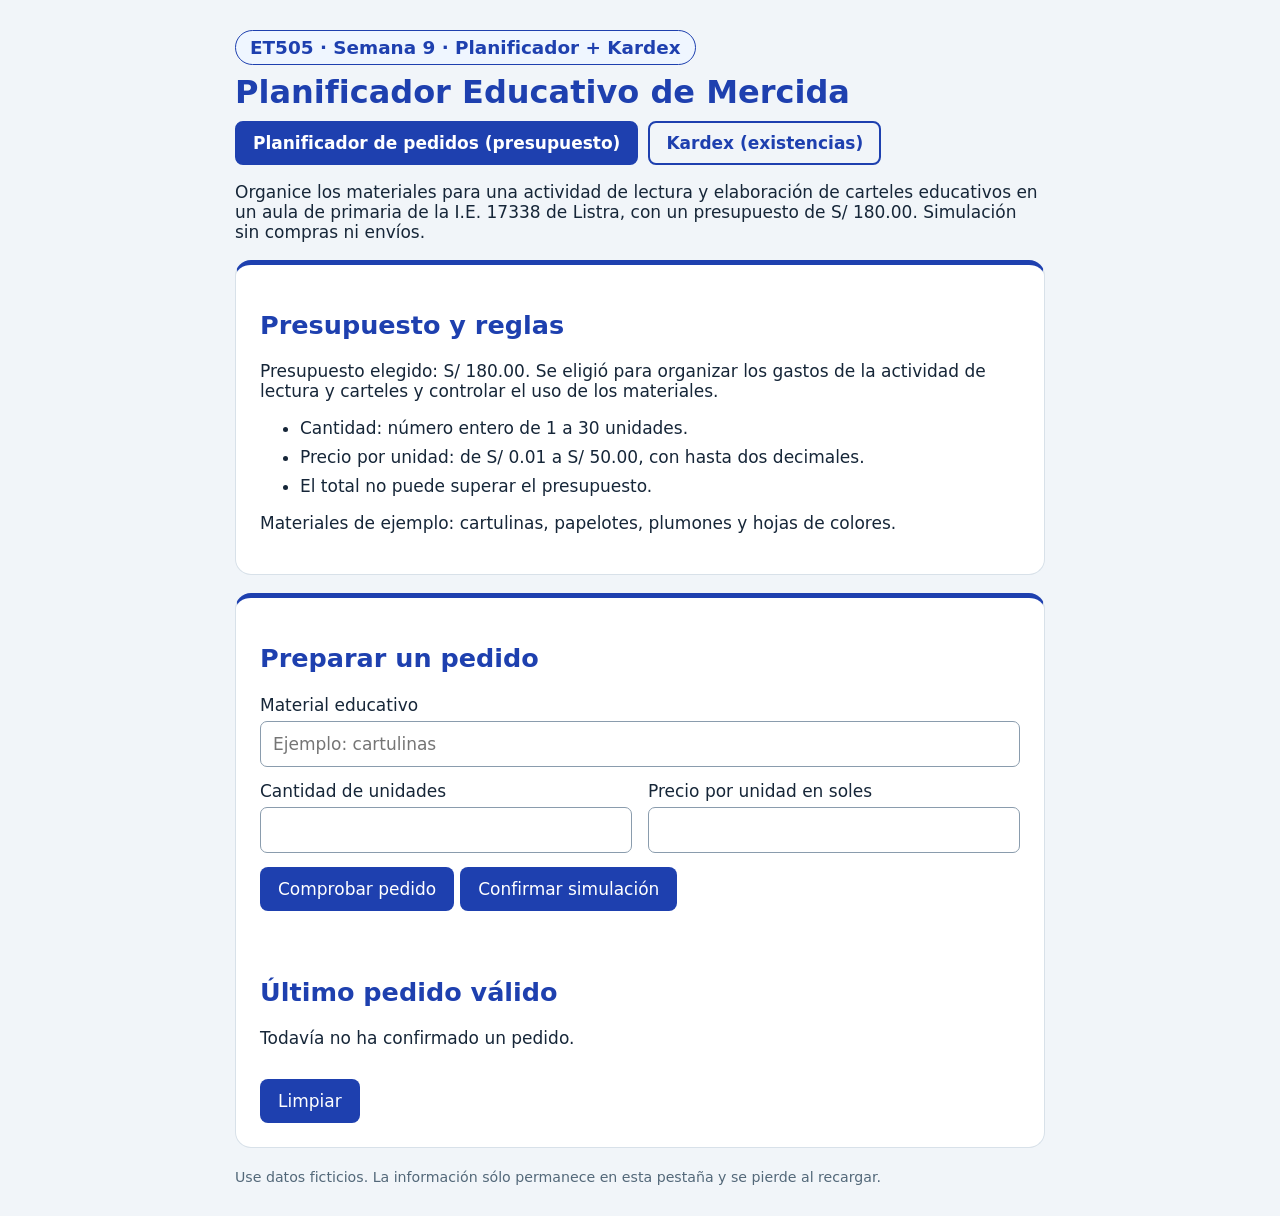
<file: index.html>
<!doctype html>
<html lang="es"><head><meta charset="utf-8"><meta name="viewport" content="width=device-width,initial-scale=1"><title>Planificador Educativo de Mercida</title>
<link rel="stylesheet" href="styles.css"><link rel="stylesheet" href="personalizacion.css"></head>
<body><main><small class="etiqueta" id="etiqueta">ET505 · Semana 9 · Planificador + Kardex</small><h1>Planificador Educativo de Mercida</h1><nav class="menu" aria-label="Módulos"><a href="index.html" aria-current="page">Planificador de pedidos (presupuesto)</a><a href="kardex.html">Kardex (existencias)</a></nav><p>Organice los materiales para una actividad de lectura y elaboración de carteles educativos en un aula de primaria de la I.E. 17338 de Listra, con un presupuesto de S/ 180.00. Simulación sin compras ni envíos.</p>
<section><h2>Presupuesto y reglas</h2><p>Presupuesto elegido: S/ 180.00. Se eligió para organizar los gastos de la actividad de lectura y carteles y controlar el uso de los materiales.</p><ul><li>Cantidad: número entero de 1 a 30 unidades.</li><li>Precio por unidad: de S/ 0.01 a S/ 50.00, con hasta dos decimales.</li><li>El total no puede superar el presupuesto.</li></ul><p>Materiales de ejemplo: cartulinas, papelotes, plumones y hojas de colores.</p></section>
<section><h2>Preparar un pedido</h2><form id="formulario" novalidate><label for="material">Material educativo</label><input id="material" maxlength="60" placeholder="Ejemplo: cartulinas" autocomplete="off"><div class="grid"><div><label for="cantidad">Cantidad de unidades</label><input id="cantidad" type="number" min="1" max="30" step="1"></div><div><label for="precio">Precio por unidad en soles</label><input id="precio" type="number" min="0.01" max="50" step="0.01"></div></div><button id="comprobar" type="button">Comprobar pedido</button><button type="submit">Confirmar simulación</button><p id="mensaje" role="status" aria-live="polite" aria-atomic="true" tabindex="-1"></p></form><h2>Último pedido válido</h2><p id="vacio">Todavía no ha confirmado un pedido.</p><div id="ficha" hidden></div><button id="limpiar" type="button">Limpiar</button></section><small>Use datos ficticios. La información sólo permanece en esta pestaña y se pierde al recargar.</small></main>
<script src="app.js"></script></body></html>
</file>
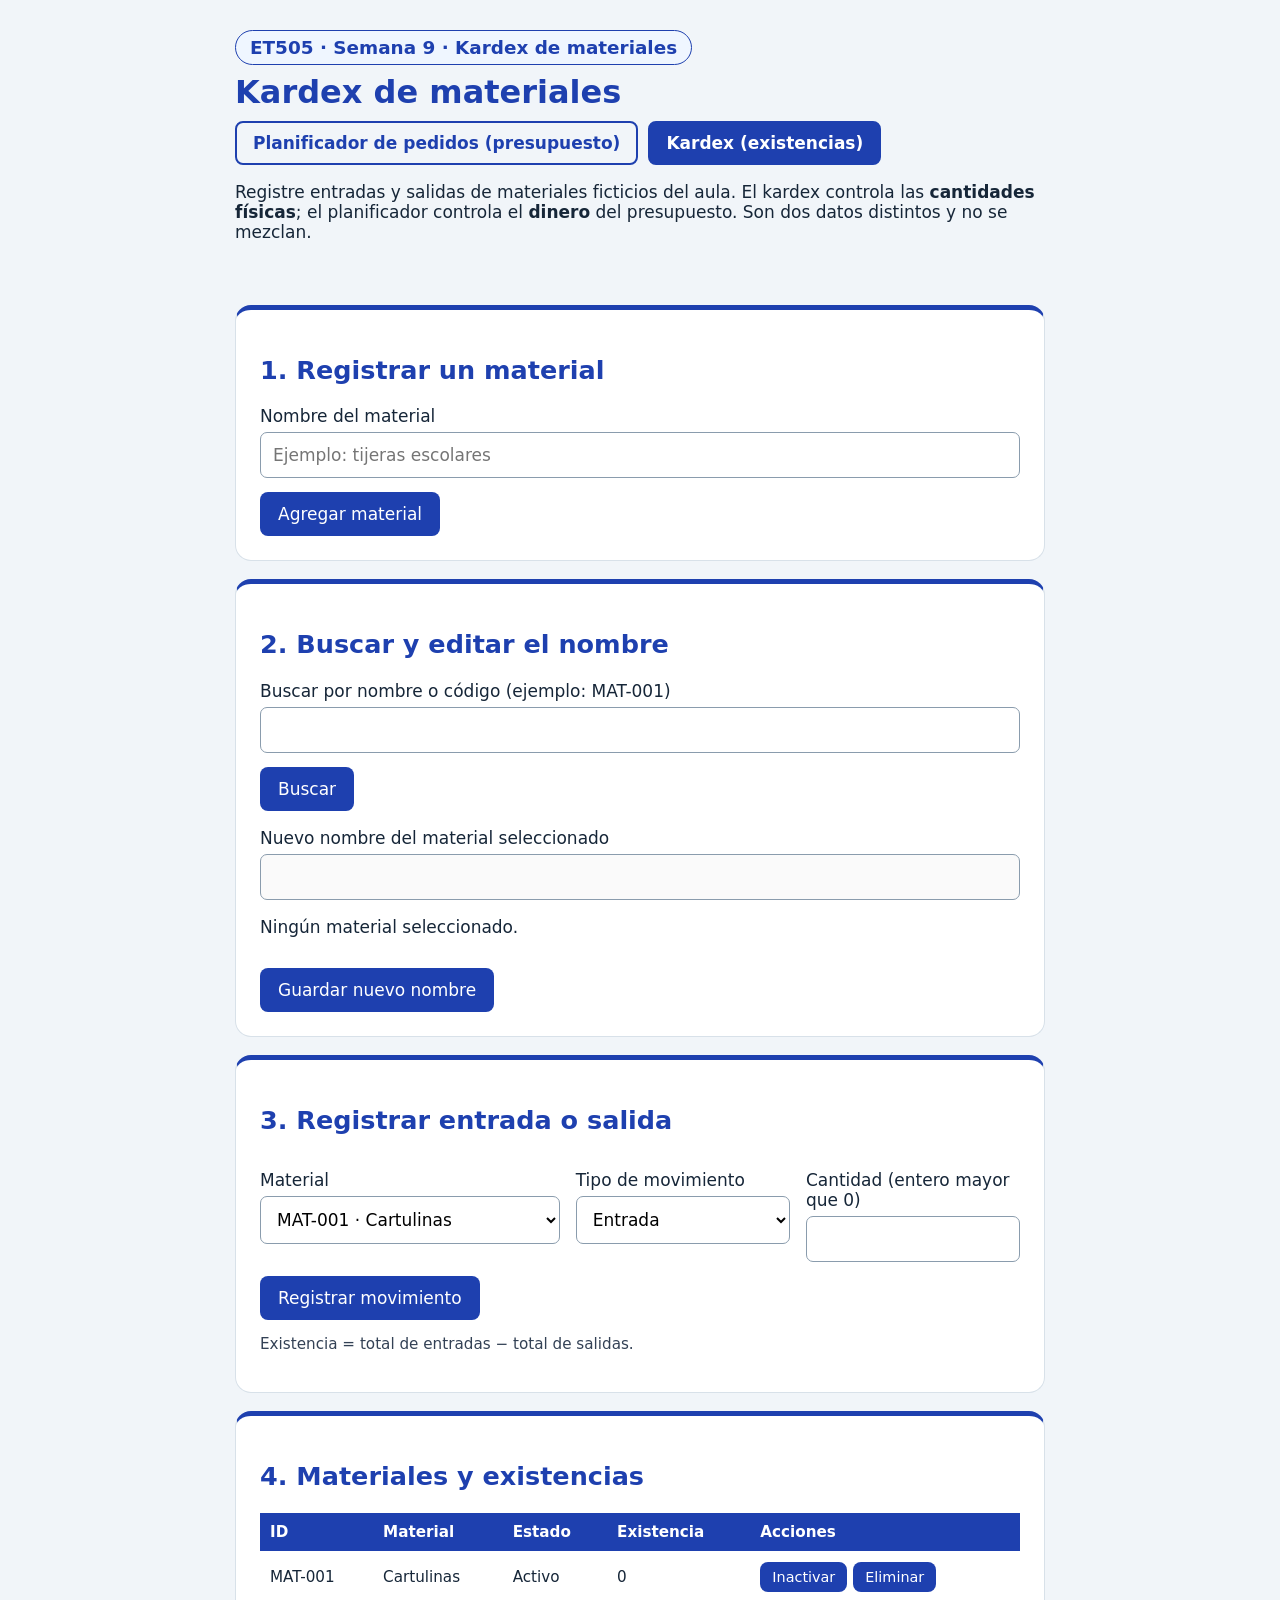
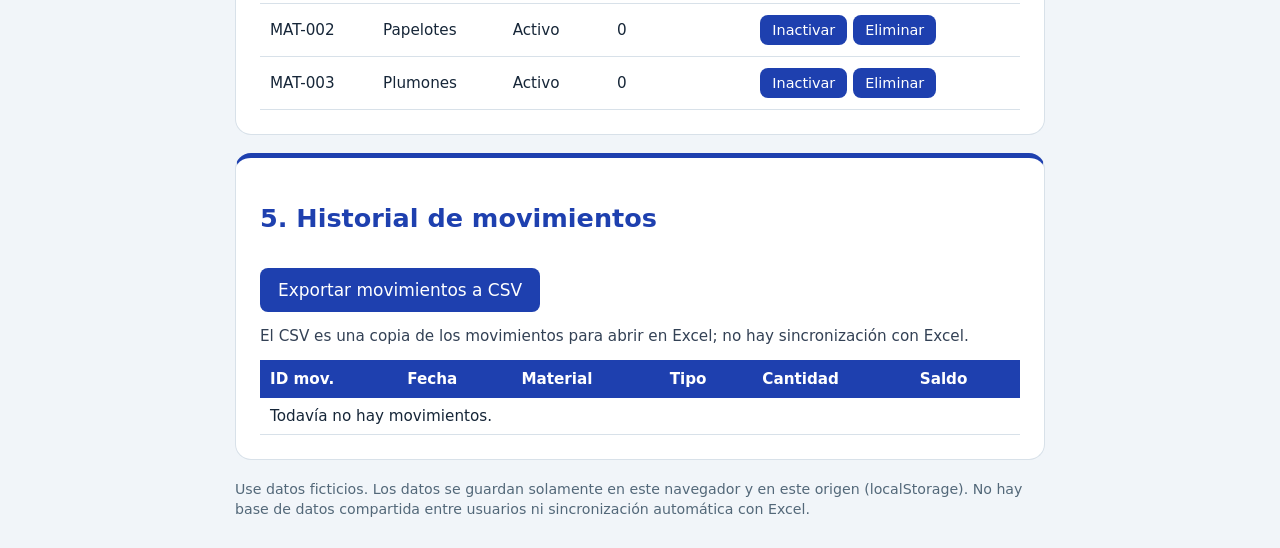
<file: kardex.html>
<!doctype html>
<html lang="es"><head><meta charset="utf-8"><meta name="viewport" content="width=device-width,initial-scale=1"><title>Kardex de materiales · Planificador Educativo de Mercida</title>
<link rel="stylesheet" href="styles.css"><link rel="stylesheet" href="personalizacion.css"></head>
<body><main>
<small class="etiqueta" id="etiqueta">ET505 · Semana 9 · Kardex de materiales</small>
<h1>Kardex de materiales</h1>
<nav class="menu" aria-label="Módulos"><a href="index.html">Planificador de pedidos (presupuesto)</a><a href="kardex.html" aria-current="page">Kardex (existencias)</a></nav>
<p>Registre entradas y salidas de materiales ficticios del aula. El kardex controla las <strong>cantidades físicas</strong>; el planificador controla el <strong>dinero</strong> del presupuesto. Son dos datos distintos y no se mezclan.</p>
<p id="mensaje" role="status" aria-live="polite" aria-atomic="true" tabindex="-1"></p>

<section><h2>1. Registrar un material</h2>
<label for="nuevoNombre">Nombre del material</label>
<input id="nuevoNombre" maxlength="60" placeholder="Ejemplo: tijeras escolares" autocomplete="off">
<button id="btnAgregar" type="button">Agregar material</button></section>

<section><h2>2. Buscar y editar el nombre</h2>
<label for="busqueda">Buscar por nombre o código (ejemplo: MAT-001)</label>
<input id="busqueda" maxlength="60" autocomplete="off">
<button id="btnBuscar" type="button">Buscar</button>
<ul id="resultados"></ul>
<label for="editarNombre">Nuevo nombre del material seleccionado</label>
<input id="editarNombre" maxlength="60" autocomplete="off" disabled>
<p id="seleccion">Ningún material seleccionado.</p>
<button id="btnEditar" type="button">Guardar nuevo nombre</button></section>

<section><h2>3. Registrar entrada o salida</h2>
<div class="grid3">
<div><label for="movMaterial">Material</label><select id="movMaterial"></select></div>
<div><label for="movTipo">Tipo de movimiento</label><select id="movTipo"><option value="entrada">Entrada</option><option value="salida">Salida</option></select></div>
<div><label for="movCantidad">Cantidad (entero mayor que 0)</label><input id="movCantidad" inputmode="numeric" autocomplete="off"></div>
</div>
<button id="btnMover" type="button">Registrar movimiento</button>
<p class="nota">Existencia = total de entradas − total de salidas.</p></section>

<section><h2>4. Materiales y existencias</h2>
<div class="tabla"><table><thead><tr><th>ID</th><th>Material</th><th>Estado</th><th>Existencia</th><th>Acciones</th></tr></thead><tbody id="tablaMateriales"></tbody></table></div></section>

<section><h2>5. Historial de movimientos</h2>
<button id="btnCsv" type="button">Exportar movimientos a CSV</button>
<p class="nota">El CSV es una copia de los movimientos para abrir en Excel; no hay sincronización con Excel.</p>
<div class="tabla"><table><thead><tr><th>ID mov.</th><th>Fecha</th><th>Material</th><th>Tipo</th><th>Cantidad</th><th>Saldo</th></tr></thead><tbody id="tablaMovimientos"></tbody></table></div></section>

<small>Use datos ficticios. Los datos se guardan solamente en este navegador y en este origen (localStorage). No hay base de datos compartida entre usuarios ni sincronización automática con Excel.</small>
</main>
<script src="kardex.js"></script></body></html>
</file>
<file: styles.css>
*{box-sizing:border-box}body{margin:0;background:#f1f5f9;color:#162638;font:17px system-ui}main{max-width:850px;margin:auto;padding:30px 20px}section{background:white;padding:24px;border-radius:16px;margin:18px 0;border:1px solid #d8e1e9}h1{font-size:32px;margin:8px 0}small{color:#536879}label{display:block;margin:14px 0 6px}input{width:100%;padding:12px;border:1px solid #8a9cad;border-radius:7px;font:inherit}.grid{display:grid;grid-template-columns:1fr 1fr;gap:16px}button{padding:12px 18px;border:0;border-radius:8px;background:#124a65;color:white;font:inherit;margin:14px 6px 0 0;cursor:pointer}button:focus-visible,input:focus-visible{outline:3px solid #ecaa22}#mensaje{min-height:28px;font-weight:600}#ficha{border-left:5px solid #16735a;padding:16px;background:#eef8f2;white-space:pre-line}li{margin:9px 0}@media(max-width:540px){.grid{grid-template-columns:1fr}h1{font-size:27px}}
#mensaje{white-space:pre-line}#mensaje.error{color:#991b1b;background:#fef2f2;border:2px solid #b91c1c;border-left-width:6px;border-radius:8px;padding:16px;font-weight:700}#mensaje.error:focus{outline:3px solid #b91c1c;outline-offset:3px}#mensaje.exito{color:#166534;background:#f0fdf4;border-left:5px solid #15803d;padding:14px}
</file>
<file: personalizacion.css>
/* Personalización Semana 9. Se carga DESPUÉS de styles.css y no elimina sus estilos. */
/* Paleta elegida: azul rgb(30, 64, 175). Texto blanco sobre azul: contraste mayor a 8:1. */
:root{--azul:rgb(30,64,175);--azul-oscuro:rgb(23,37,84);--azul-claro:rgb(239,246,255)}
h1,h2{color:var(--azul)}
button{background:var(--azul);color:#fff}
button:hover{background:var(--azul-oscuro)}
button:focus-visible,input:focus-visible,select:focus-visible,a:focus-visible{outline:3px solid #ecaa22}
section{border-top:5px solid var(--azul)}
/* Etiqueta personalizada: texto y tamaño propios */
.etiqueta{display:inline-block;background:var(--azul-claro);color:var(--azul);font-size:1.15rem;font-weight:700;padding:6px 14px;border-radius:999px;border:1px solid var(--azul)}
/* Menú entre módulos */
.menu{display:flex;flex-wrap:wrap;gap:10px;margin:10px 0 14px}
.menu a{padding:10px 16px;border-radius:8px;border:2px solid var(--azul);color:var(--azul);font-weight:700;text-decoration:none}
.menu a[aria-current="page"]{background:var(--azul);color:#fff}
/* Kardex */
select{width:100%;padding:12px;border:1px solid #8a9cad;border-radius:7px;font:inherit;background:#fff}
.grid3{display:grid;grid-template-columns:1.4fr 1fr 1fr;gap:16px}
.tabla{overflow-x:auto}
table{width:100%;border-collapse:collapse;font-size:.95rem}
th{background:var(--azul);color:#fff;text-align:left;padding:10px}
td{padding:9px 10px;border-bottom:1px solid #d8e1e9}
tr.inactivo td{color:#475569;background:#f1f5f9}
button.peq{padding:7px 12px;margin:2px 6px 2px 0;font-size:.9rem}
.nota{color:#334155;font-size:.95rem}
#resultados{list-style:none;padding:0}
@media(max-width:700px){.grid3{grid-template-columns:1fr}}
</file>
